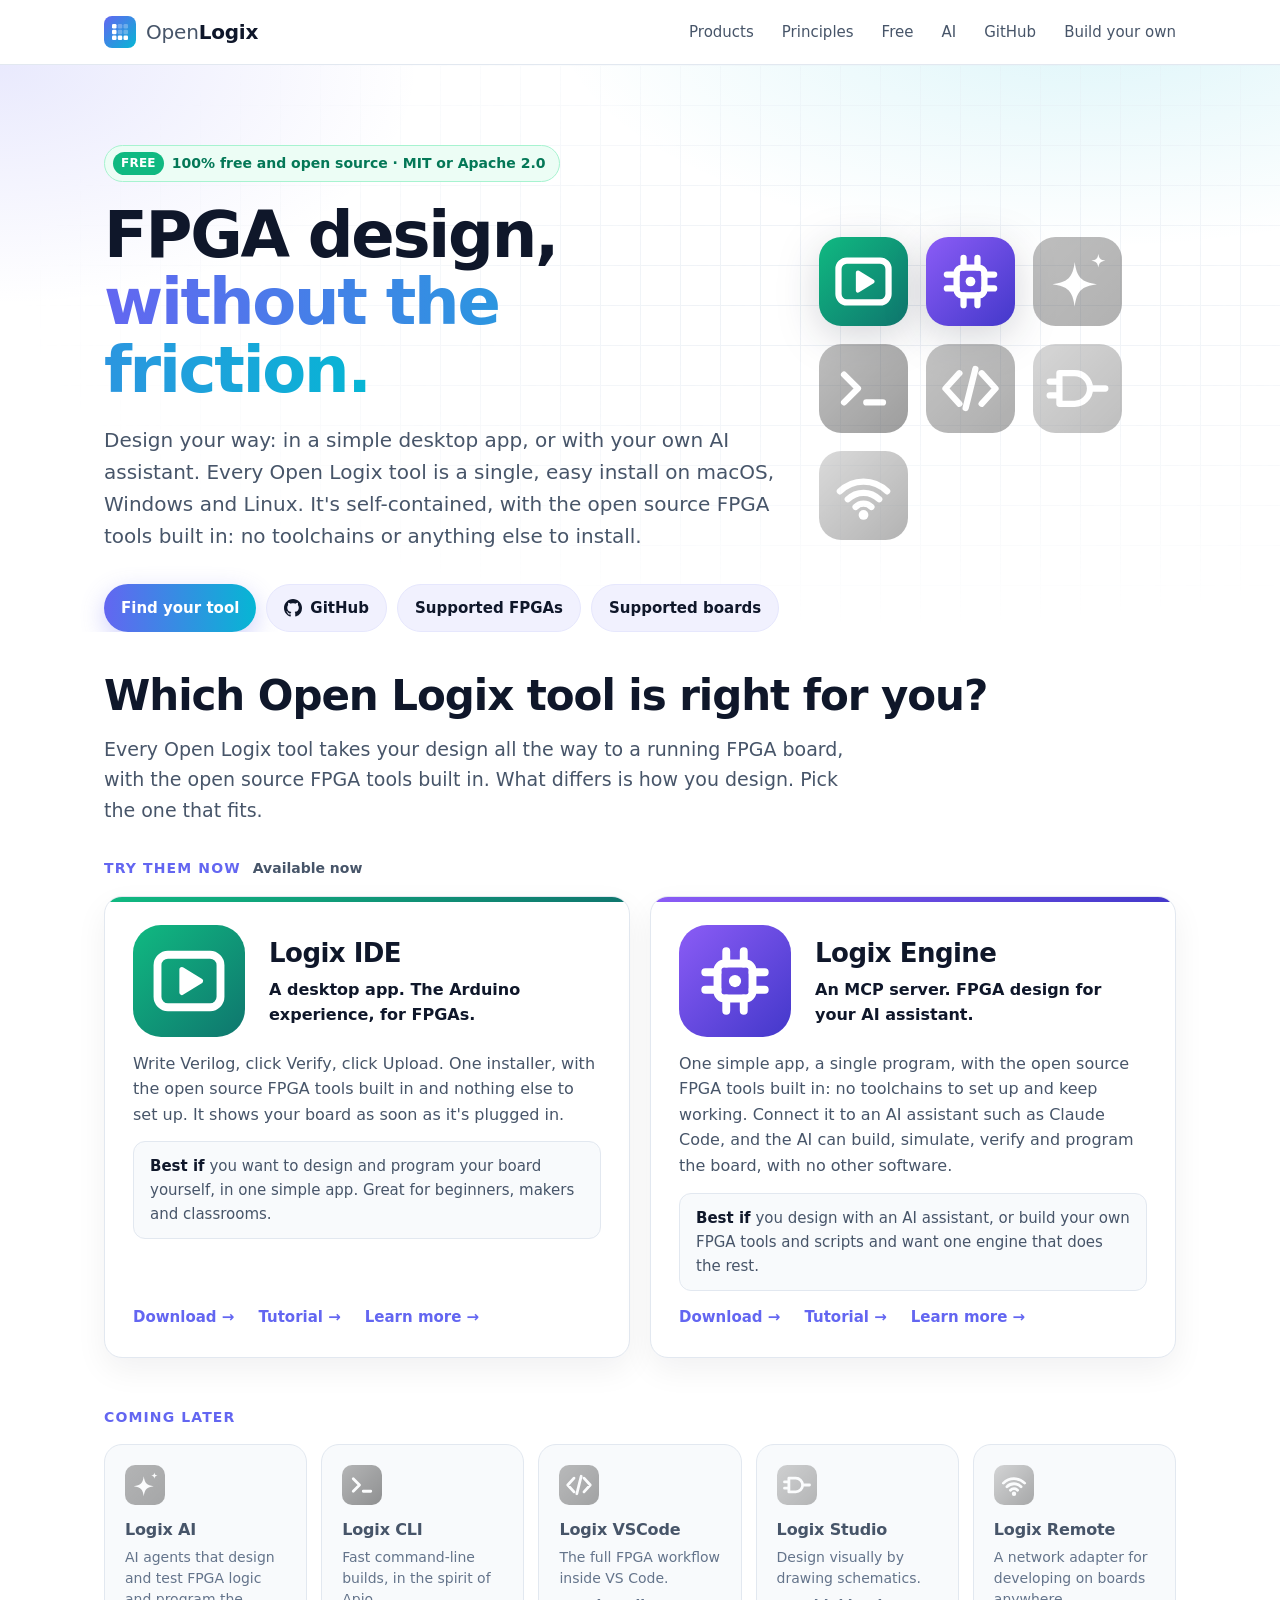
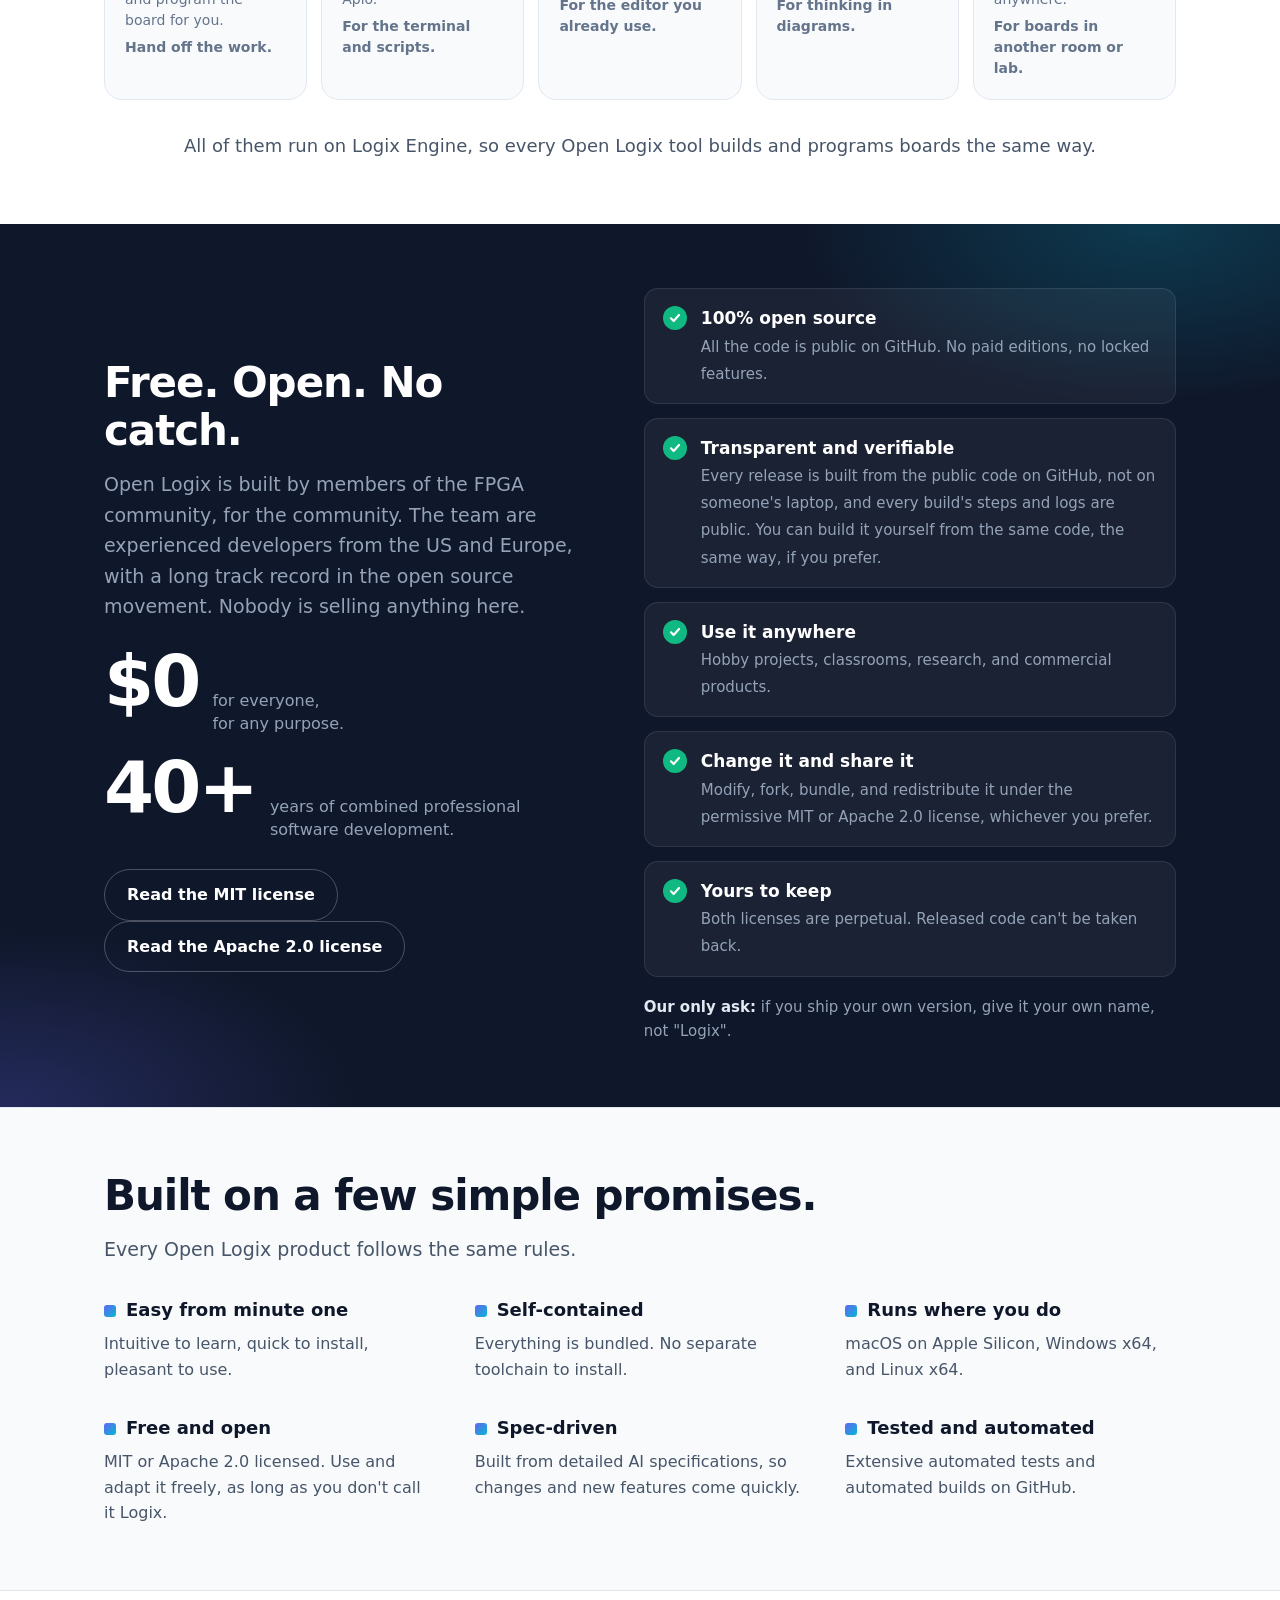
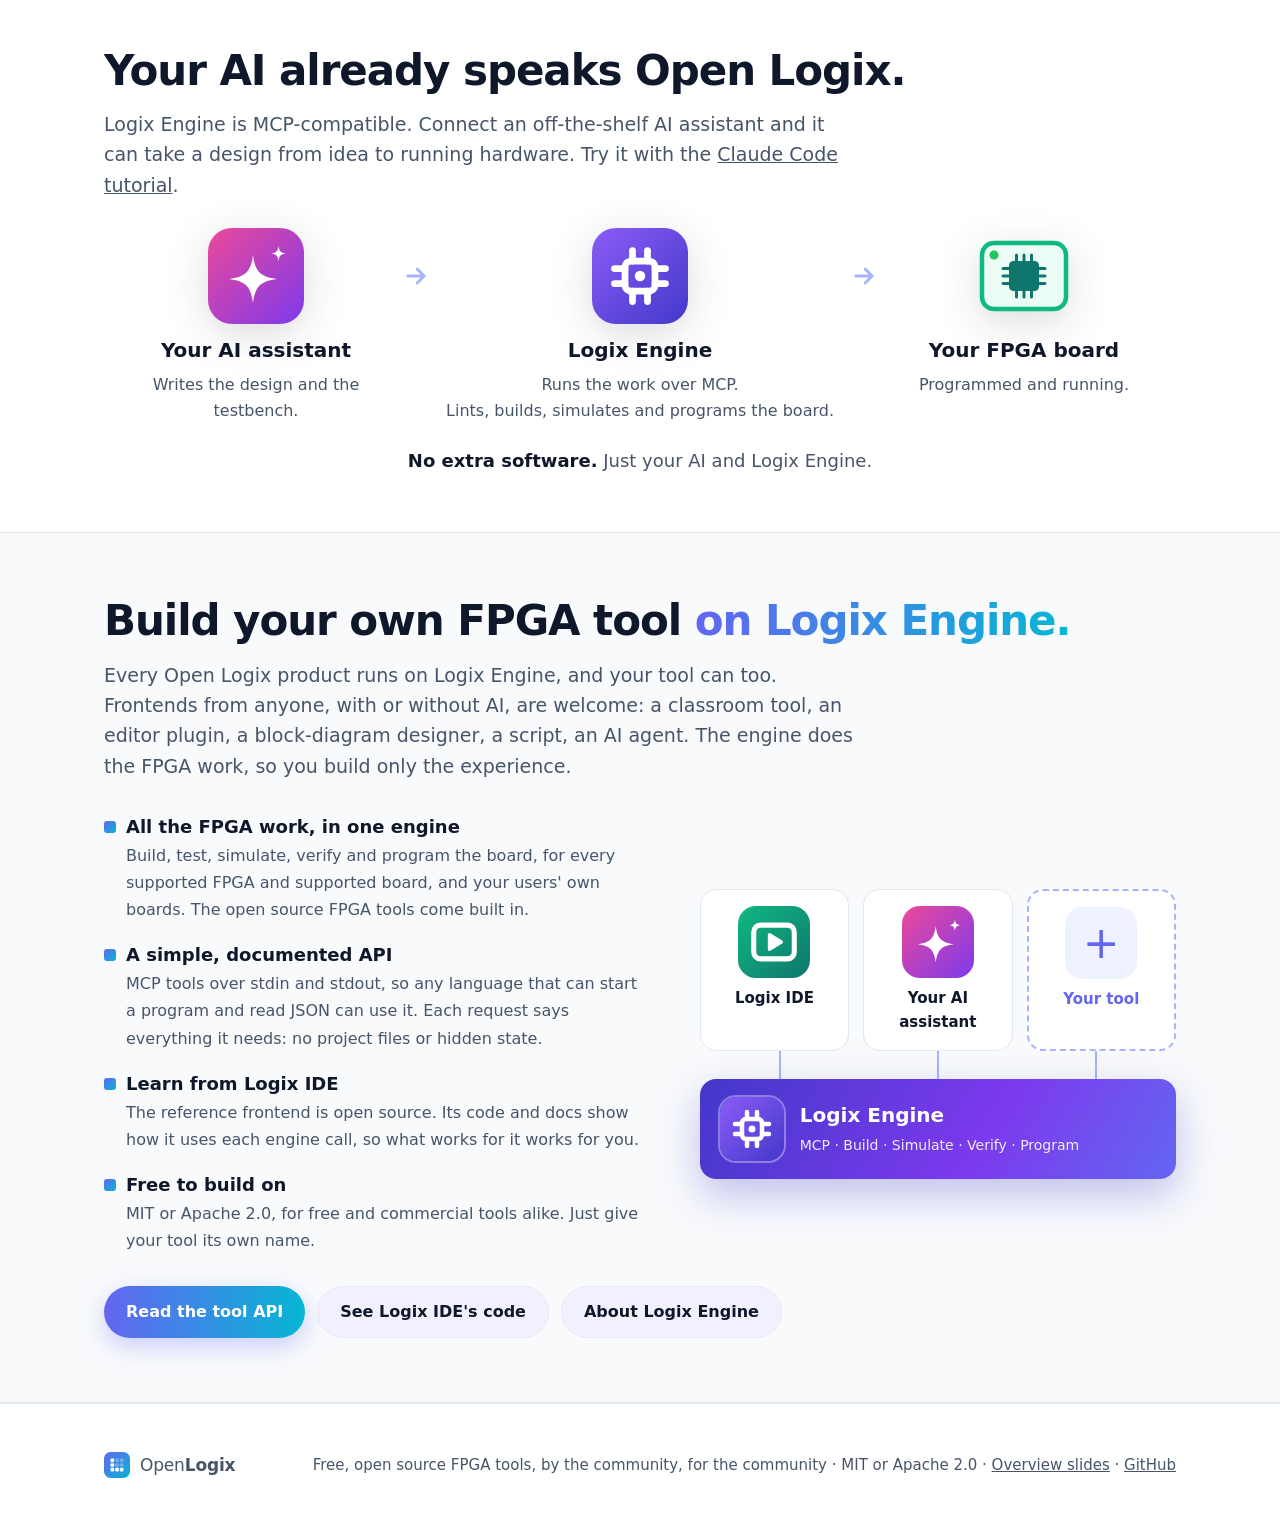
<file: docs/index.html>
<!DOCTYPE html>
<html lang="en">
<head>
<meta charset="utf-8">
<meta name="viewport" content="width=device-width, initial-scale=1">
<title>Open Logix: Open source tools for FPGA design</title>
<meta name="description" content="Open Logix makes easy, self-contained, open source tools for FPGA design. Design in a desktop app or with your AI assistant: Logix IDE and Logix Engine, with more ways to work on the way.">
<meta property="og:title" content="Open Logix">
<meta property="og:description" content="Open source tools for FPGA design. No toolchain hassle.">
<link rel="icon" href="brand/logo.svg" type="image/svg+xml">
<link rel="stylesheet" href="assets/site.css?v=8">
</head>
<body id="top">

<header>
  <div class="wrap">
    <a class="brand" href="#top"><img src="brand/logo.svg" alt=""><span><span class="open">Open</span><span class="logix">Logix</span></span></a>
    <nav>
      <a href="#products">Products</a>
      <a href="#principles">Principles</a>
      <a href="#free">Free</a>
      <a href="#ai">AI</a>
      <a class="gh" href="https://github.com/openlogix">GitHub</a>
      <a href="#build">Build your own</a>
    </nav>
  </div>
</header>

<main>

  <div class="hero home-hero">
    <div class="wrap">
      <div>
        <p class="badge"><b>FREE</b> 100% free and open source · MIT or Apache&nbsp;2.0</p>
        <h1>FPGA design,<br><span class="grad-text">without the friction.</span></h1>
        <p class="lead">Design your way: in a simple desktop app, or with your own AI assistant. Every Open Logix tool is a single, easy install on macOS, Windows and Linux. It&#x27;s self-contained, with the open source FPGA tools built in: no toolchains or anything else to install.</p>
        <div class="cta">
          <a class="btn btn-primary" href="#products">Find your tool</a>
          <a class="btn btn-ghost" href="https://github.com/openlogix">
            <svg viewBox="0 0 16 16" fill="currentColor" aria-hidden="true"><path d="M8 0C3.58 0 0 3.58 0 8c0 3.54 2.29 6.53 5.47 7.59.4.07.55-.17.55-.38 0-.19-.01-.82-.01-1.49-2.01.37-2.53-.49-2.69-.94-.09-.23-.48-.94-.82-1.13-.28-.15-.68-.52-.01-.53.63-.01 1.08.58 1.23.82.72 1.21 1.87.87 2.33.66.07-.52.28-.87.51-1.07-1.78-.2-3.64-.89-3.64-3.95 0-.87.31-1.59.82-2.15-.08-.2-.36-1.02.08-2.12 0 0 .67-.21 2.2.82.64-.18 1.32-.27 2-.27.68 0 1.36.09 2 .27 1.53-1.04 2.2-.82 2.2-.82.44 1.1.16 1.92.08 2.12.51.56.82 1.27.82 2.15 0 3.07-1.87 3.75-3.65 3.95.29.25.54.73.54 1.48 0 1.07-.01 1.93-.01 2.2 0 .21.15.46.55.38A8.013 8.013 0 0016 8c0-4.42-3.58-8-8-8z"/></svg>
            GitHub
          </a>
          <a class="btn btn-ghost" href="https://www.openlogix.org/logix-catalog/fpgas/" title="The FPGAs Open Logix tools build for: every FPGA the open source tools support, in the iCE40, ECP5, GW1N, GW2A, GW5A, Artix-7, Spartan-7 and Zynq-7000 families.">Supported FPGAs</a>
          <a class="btn btn-ghost" href="https://www.openlogix.org/logix-catalog/boards/" title="Popular FPGA boards, ready to use in Open Logix tools. Yours isn't listed? Add your own board in one file.">Supported boards</a>
        </div>
      </div>
      <div class="lineup">
        <a href="ide/" title="Logix IDE: a desktop app with the Arduino experience, for FPGAs. Write Verilog, click Upload, see it run. Available now."><img src="brand/ide.svg" alt="Logix IDE"></a>
        <a href="engine/" title="Logix Engine: one simple app, a single program, that your AI assistant uses over MCP to build, simulate and program the board. The open source FPGA tools come built in. Available now."><img src="brand/engine.svg" alt="Logix Engine"></a>
        <span class="later" title="Logix AI: AI agents that design and test FPGA logic and program the board for you. Coming later."><img src="brand/ai.svg" alt="Logix AI"></span>
        <span class="later" title="Logix CLI: fast FPGA builds from the command line and your scripts. Coming later."><img src="brand/cli.svg" alt="Logix CLI"></span>
        <span class="later" title="Logix VSCode: the full FPGA workflow inside VS Code. Coming later."><img src="brand/vscode.svg" alt="Logix VSCode"></span>
        <span class="later" title="Logix Studio: design visually by drawing schematics. Coming later."><img src="brand/studio.svg" alt="Logix Studio"></span>
        <span class="later" title="Logix Remote: develop on FPGA boards anywhere, over the network. Coming later."><img src="brand/remote.svg" alt="Logix Remote"></span>
      </div>
    </div>
  </div>

  <section id="products">
    <div class="wrap">
      <h2>Which Open Logix tool is right for you?</h2>
      <p class="sub">Every Open Logix tool takes your design all the way to a running FPGA board, with the open source FPGA tools built in. What differs is how you design. Pick the one that fits.</p>

      <h3 class="group">Try them now <span>Available now</span></h3>
      <div class="picks">
        <div class="pick" style="--product: #10b981; --product2: #0f766e">
          <div class="head"><img src="brand/ide.svg" alt="" title="Logix IDE: available now"><div><h3>Logix IDE</h3><p class="tag">A desktop app. The Arduino experience, for FPGAs.</p></div></div>
          <p>Write Verilog, click Verify, click Upload. One installer, with the open source FPGA tools built in and nothing else to set up. It shows your board as soon as it's plugged in.</p>
          <p class="for"><strong>Best if</strong> you want to design and program your board yourself, in one simple app. Great for beginners, makers and classrooms.</p>
          <p class="links"><a class="go" href="https://github.com/openlogix/logix-ide/releases/latest">Download →</a><a class="go" href="https://www.openlogix.org/logix-ide/tutorial/">Tutorial →</a><a class="more" href="ide/">Learn more →</a></p>
        </div>
        <div class="pick" style="--product: #8b5cf6; --product2: #4338ca">
          <div class="head"><img src="brand/engine.svg" alt="" title="Logix Engine: available now"><div><h3>Logix Engine</h3><p class="tag">An MCP server. FPGA design for your AI assistant.</p></div></div>
          <p>One simple app, a single program, with the open source FPGA tools built in: no toolchains to set up and keep working. Connect it to an AI assistant such as Claude Code, and the AI can build, simulate, verify and program the board, with no other software.</p>
          <p class="for"><strong>Best if</strong> you design with an AI assistant, or build your own FPGA tools and scripts and want one engine that does the rest.</p>
          <p class="links"><a class="go" href="https://github.com/openlogix/logix-engine/releases/latest">Download →</a><a class="go" href="https://www.openlogix.org/logix-engine/tutorial-claude-code/">Tutorial →</a><a class="more" href="engine/">Learn more →</a></p>
        </div>
      </div>

      <h3 class="group">Coming later</h3>
      <div class="later">
        <div class="card"><img src="brand/ai.svg" alt="" title="Logix AI: coming later"><div><h3>Logix AI</h3><p>AI agents that design and test FPGA logic and program the board for you.</p><p class="for">Hand off the work.</p></div></div>
        <div class="card"><img src="brand/cli.svg" alt="" title="Logix CLI: coming later"><div><h3>Logix CLI</h3><p>Fast command-line builds, in the spirit of Apio.</p><p class="for">For the terminal and scripts.</p></div></div>
        <div class="card"><img src="brand/vscode.svg" alt="" title="Logix VSCode: coming later"><div><h3>Logix VSCode</h3><p>The full FPGA workflow inside VS Code.</p><p class="for">For the editor you already use.</p></div></div>
        <div class="card"><img src="brand/studio.svg" alt="" title="Logix Studio: coming later"><div><h3>Logix Studio</h3><p>Design visually by drawing schematics.</p><p class="for">For thinking in diagrams.</p></div></div>
        <div class="card"><img src="brand/remote.svg" alt="" title="Logix Remote: coming later"><div><h3>Logix Remote</h3><p>A network adapter for developing on boards anywhere.</p><p class="for">For boards in another room or lab.</p></div></div>
      </div>

      <p class="note">All of them run on Logix Engine, so every Open Logix tool builds and programs boards the same way.</p>
    </div>
  </section>

  <section id="free" class="free">
    <div class="wrap">
      <div>
        <h2>Free. Open. No catch.</h2>
        <p class="sub">Open Logix is built by members of the FPGA community, for the community. The team are experienced developers from the US and Europe, with a long track record in the open source movement. Nobody is selling anything here.</p>
        <div class="stats">
          <div class="price"><span class="big">$0</span><span class="small">for everyone,<br>for any purpose.</span></div>
          <div class="price"><span class="big">40+</span><span class="small">years of combined professional<br>software development.</span></div>
        </div>
        <a class="btn btn-ghost" href="https://opensource.org/license/mit">Read the MIT license</a> <a class="btn btn-ghost" href="https://www.apache.org/licenses/LICENSE-2.0">Read the Apache 2.0 license</a>
      </div>
      <div>
        <ul class="checks">
          <li><div><strong>100% open source</strong><span>All the code is public on GitHub. No paid editions, no locked features.</span></div></li>
          <li><div><strong>Transparent and verifiable</strong><span>Every release is built from the public code on GitHub, not on someone's laptop, and every build's steps and logs are public. You can build it yourself from the same code, the same way, if you prefer.</span></div></li>
          <li><div><strong>Use it anywhere</strong><span>Hobby projects, classrooms, research, and commercial products.</span></div></li>
          <li><div><strong>Change it and share it</strong><span>Modify, fork, bundle, and redistribute it under the permissive MIT or Apache 2.0 license, whichever you prefer.</span></div></li>
          <li><div><strong>Yours to keep</strong><span>Both licenses are perpetual. Released code can't be taken back.</span></div></li>
        </ul>
        <p class="ask"><strong>Our only ask:</strong> if you ship your own version, give it your own name, not "Logix".</p>
      </div>
    </div>
  </section>

  <section id="principles" class="alt">
    <div class="wrap">
      <h2>Built on a few simple promises.</h2>
      <p class="sub">Every Open Logix product follows the same rules.</p>
      <div class="principles">
        <div class="principle"><h3>Easy from minute one</h3><p>Intuitive to learn, quick to install, pleasant to use.</p></div>
        <div class="principle"><h3>Self-contained</h3><p>Everything is bundled. No separate toolchain to install.</p></div>
        <div class="principle"><h3>Runs where you do</h3><p>macOS on Apple Silicon, Windows x64, and Linux x64.</p></div>
        <div class="principle"><h3>Free and open</h3><p>MIT or Apache 2.0 licensed. Use and adapt it freely, as long as you don't call it Logix.</p></div>
        <div class="principle"><h3>Spec-driven</h3><p>Built from detailed AI specifications, so changes and new features come quickly.</p></div>
        <div class="principle"><h3>Tested and automated</h3><p>Extensive automated tests and automated builds on GitHub.</p></div>
      </div>
    </div>
  </section>

  <section id="ai">
    <div class="wrap">
      <h2>Your AI already speaks Open Logix.</h2>
      <p class="sub">Logix Engine is MCP-compatible. Connect an off-the-shelf AI assistant and it can take a design from idea to running hardware. Try it with the <a href="https://www.openlogix.org/logix-engine/tutorial-claude-code/">Claude Code tutorial</a>.</p>

      <div class="flow">
        <div class="step">
          <img src="brand/ai.svg" alt="">
          <h3>Your AI assistant</h3>
          <p>Writes the design and the testbench.</p>
        </div>
        <div class="arrow" aria-hidden="true"><svg viewBox="0 0 24 24" fill="none" stroke="currentColor" stroke-width="2.5" stroke-linecap="round" stroke-linejoin="round"><path d="M5 12h14M13 6l6 6-6 6"/></svg></div>
        <div class="step">
          <img src="brand/engine.svg" alt="">
          <h3>Logix Engine</h3>
          <p>Runs the work over MCP.<br><span class="line">Lints, builds, simulates and programs the board.</span></p>
        </div>
        <div class="arrow" aria-hidden="true"><svg viewBox="0 0 24 24" fill="none" stroke="currentColor" stroke-width="2.5" stroke-linecap="round" stroke-linejoin="round"><path d="M5 12h14M13 6l6 6-6 6"/></svg></div>
        <div class="step">
          <svg class="board" viewBox="0 0 64 64" aria-hidden="true">
            <rect x="4" y="10" width="56" height="44" rx="8" fill="#ecfdf5" stroke="#10b981" stroke-width="3"/>
            <rect x="22" y="22" width="20" height="20" rx="3" fill="#0f766e"/>
            <path d="M27 18v4M32 18v4M37 18v4M27 42v4M32 42v4M37 42v4M18 27h4M18 32h4M18 37h4M42 27h4M42 32h4M42 37h4" stroke="#0f766e" stroke-width="2" stroke-linecap="round"/>
            <circle cx="12" cy="18" r="3" fill="#22c55e"/>
          </svg>
          <h3>Your FPGA board</h3>
          <p>Programmed and running.</p>
        </div>
      </div>
      <p class="note"><strong>No extra software.</strong> Just your AI and Logix Engine.</p>
    </div>
  </section>

  <section id="build" class="alt">
    <div class="wrap">
      <h2>Build your own FPGA tool <span class="grad-text">on Logix Engine.</span></h2>
      <p class="sub">Every Open Logix product runs on Logix Engine, and your tool can too. Frontends from anyone, with or without AI, are welcome: a classroom tool, an editor plugin, a block-diagram designer, a script, an AI agent. The engine does the FPGA work, so you build only the experience.</p>
      <div class="build">
        <ul class="points">
          <li><strong>All the FPGA work, in one engine</strong><span>Build, test, simulate, verify and program the board, for every supported FPGA and supported board, and your users' own boards. The open source FPGA tools come built in.</span></li>
          <li><strong>A simple, documented API</strong><span>MCP tools over stdin and stdout, so any language that can start a program and read JSON can use it. Each request says everything it needs: no project files or hidden state.</span></li>
          <li><strong>Learn from Logix IDE</strong><span>The reference frontend is open source. Its code and docs show how it uses each engine call, so what works for it works for you.</span></li>
          <li><strong>Free to build on</strong><span>MIT or Apache 2.0, for free and commercial tools alike. Just give your tool its own name.</span></li>
        </ul>
        <div class="stack" aria-hidden="true">
          <div class="tops">
            <div><img src="brand/ide.svg" alt=""><span>Logix IDE</span></div>
            <div><img src="brand/ai.svg" alt=""><span>Your AI assistant</span></div>
            <div class="yours"><b>+</b><span>Your tool</span></div>
          </div>
          <div class="link"></div>
          <div class="base"><img src="brand/engine.svg" alt=""><div><strong>Logix Engine</strong><span>MCP · Build · Simulate · Verify · Program</span></div></div>
        </div>
      </div>
      <div class="cta">
        <a class="btn btn-primary" href="https://www.openlogix.org/logix-engine/tool-api/">Read the tool API</a>
        <a class="btn btn-ghost" href="https://github.com/openlogix/logix-ide">See Logix IDE's code</a>
        <a class="btn btn-ghost" href="engine/">About Logix Engine</a>
      </div>
    </div>
  </section>

</main>

<footer>
  <div class="wrap">
    <a class="brand" href="#top"><img src="brand/logo.svg" alt=""><span><span class="open">Open</span><span class="logix">Logix</span></span></a>
    <span>Free, open source FPGA tools, by the community, for the community · MIT or Apache 2.0 · <a href="overview/">Overview slides</a> · <a href="https://github.com/openlogix">GitHub</a></span>
  </div>
</footer>

</body>
</html>
</file>
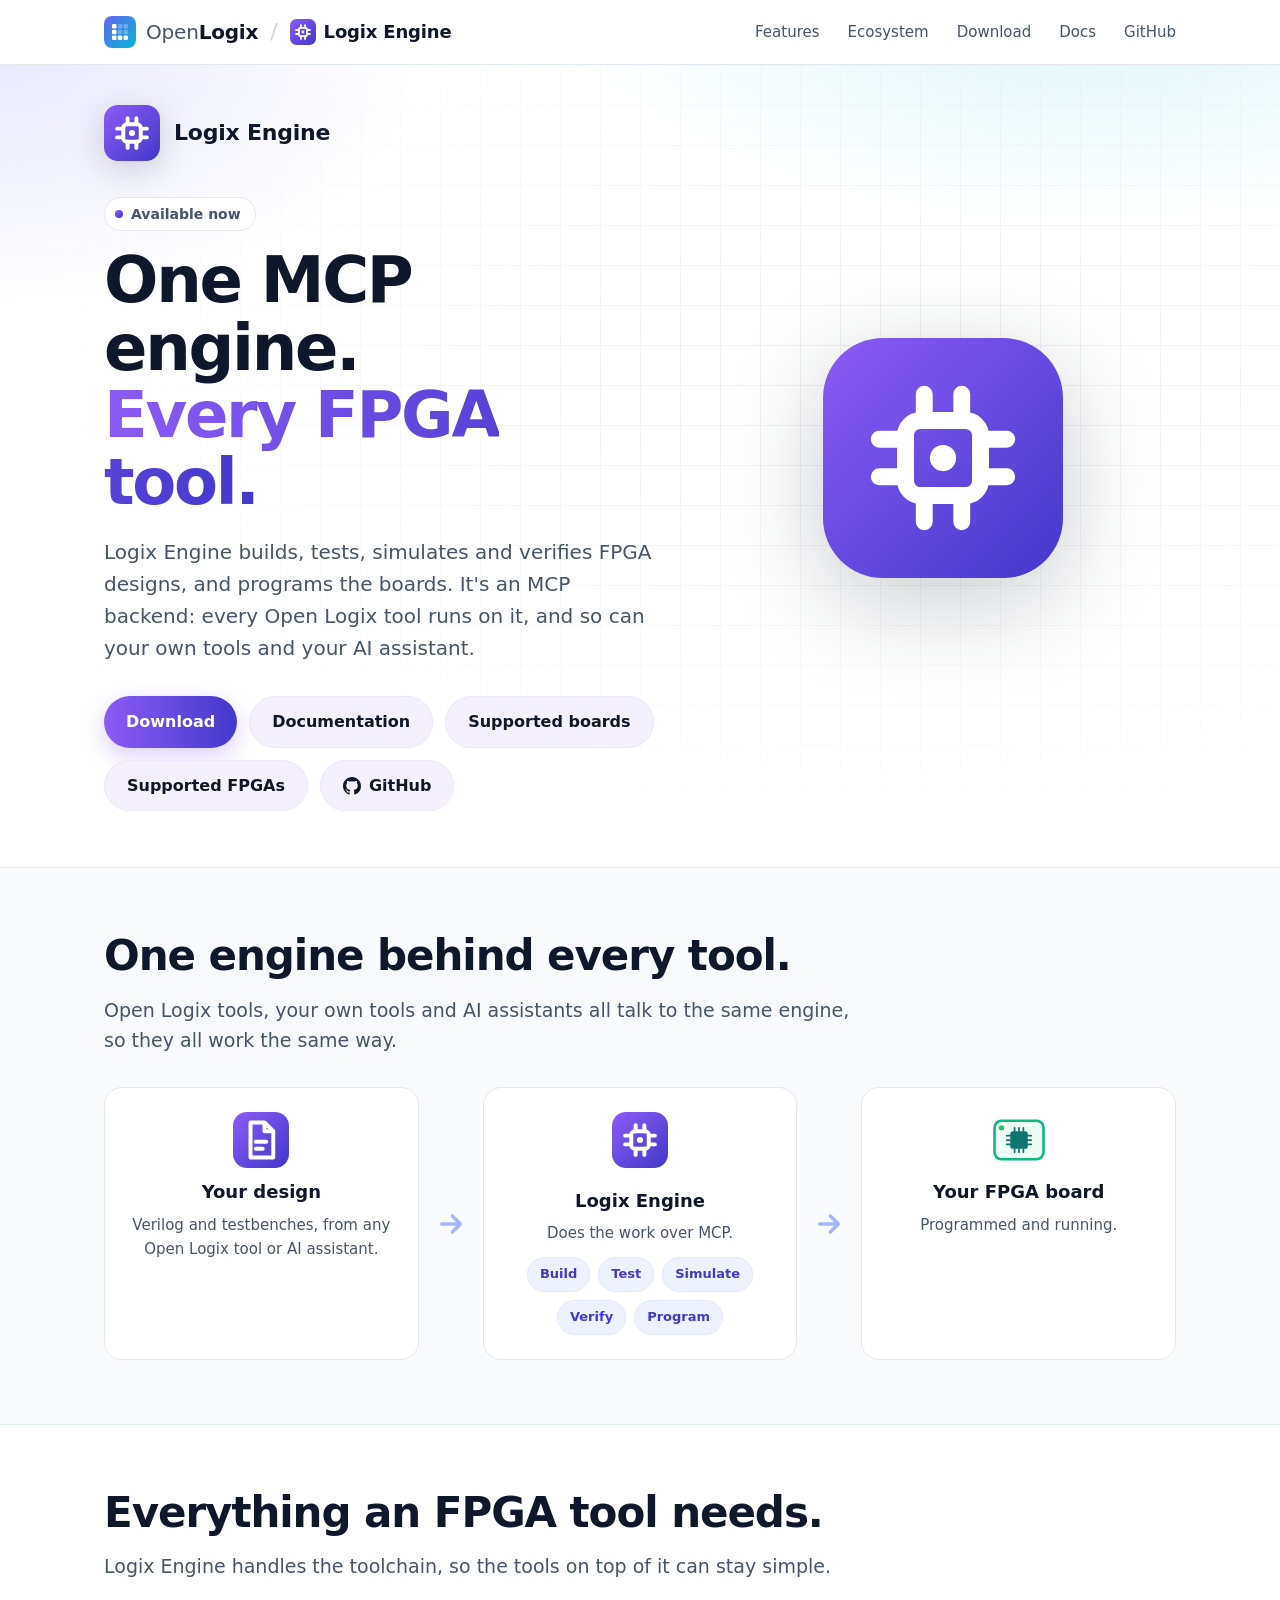
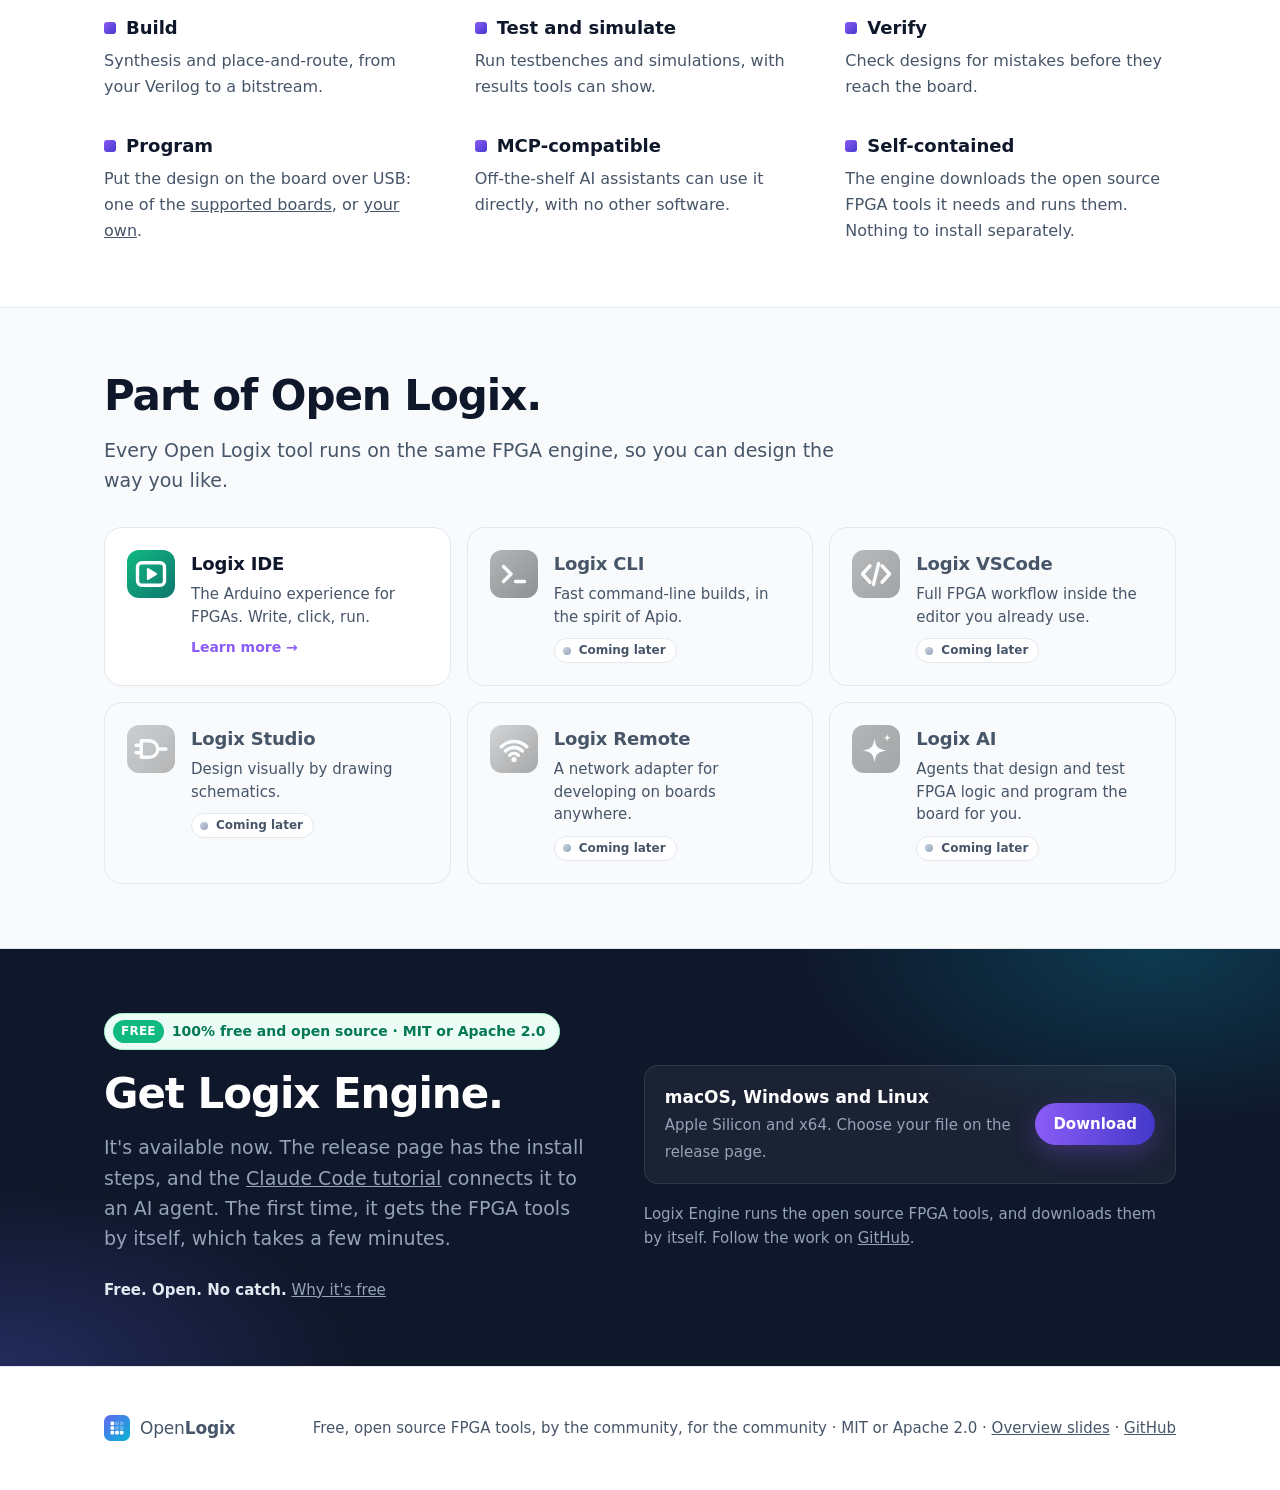
<file: docs/engine/index.html>
<!DOCTYPE html>
<html lang="en">
<head>
<meta charset="utf-8">
<meta name="viewport" content="width=device-width, initial-scale=1">
<title>Logix Engine: One open engine to build and test FPGA designs and program boards | Open Logix</title>
<meta name="description" content="Logix Engine: One open engine to build and test FPGA designs and program boards. Free and open source, from Open Logix. Available now.">
<meta property="og:title" content="Logix Engine">
<meta property="og:description" content="One open engine to build and test FPGA designs and program boards. Free and open source.">
<link rel="icon" href="../brand/engine.svg" type="image/svg+xml">
<link rel="stylesheet" href="../assets/site.css?v=8">
</head>
<body id="top" class="product-page" style="--product: #8b5cf6; --product2: #4338ca">

<header>
  <div class="wrap">
    <div class="where">
      <a class="brand" href="../"><img src="../brand/logo.svg" alt=""><span><span class="open">Open</span><span class="logix">Logix</span></span></a>
      <span class="sep" aria-hidden="true">/</span>
      <a class="crumb" href="#top"><img src="../brand/engine.svg" alt="">Logix Engine</a>
    </div>
    <nav>
      <a href="#features">Features</a>
      <a href="#family">Ecosystem</a>
      <a href="#download">Download</a>
      <a href="https://www.openlogix.org/logix-engine/">Docs</a>
      <a class="gh" href="https://github.com/openlogix/logix-engine">GitHub</a>
    </nav>
  </div>
</header>

<main>

  <div class="hero">
    <div class="wrap">
      <div>
        <p class="product-name"><img src="../brand/engine.svg" alt="">Logix Engine</p>
        <p class="when">Available now</p>
        <h1>One MCP engine.<br><span class="grad-text">Every FPGA tool.</span></h1>
        <p class="lead">Logix Engine builds, tests, simulates and verifies FPGA designs, and programs the boards. It&#x27;s an MCP backend: every Open Logix tool runs on it, and so can your own tools and your AI assistant.</p>
        <div class="cta">
          <a class="btn btn-primary" href="https://github.com/openlogix/logix-engine/releases/latest">Download</a>
          <a class="btn btn-ghost" href="https://www.openlogix.org/logix-engine/">Documentation</a>
          <a class="btn btn-ghost" href="https://www.openlogix.org/logix-catalog/boards/" title="Popular FPGA boards, ready to use in Open Logix tools. Yours isn't listed? Add your own board in one file.">Supported boards</a>
          <a class="btn btn-ghost" href="https://www.openlogix.org/logix-catalog/fpgas/" title="The FPGAs Open Logix tools build for: every FPGA the open source tools support, in the iCE40, ECP5, GW1N, GW2A, GW5A, Artix-7, Spartan-7 and Zynq-7000 families.">Supported FPGAs</a>
          <a class="btn btn-ghost" href="https://github.com/openlogix/logix-engine">
            <svg viewBox="0 0 16 16" fill="currentColor" aria-hidden="true"><path d="M8 0C3.58 0 0 3.58 0 8c0 3.54 2.29 6.53 5.47 7.59.4.07.55-.17.55-.38 0-.19-.01-.82-.01-1.49-2.01.37-2.53-.49-2.69-.94-.09-.23-.48-.94-.82-1.13-.28-.15-.68-.52-.01-.53.63-.01 1.08.58 1.23.82.72 1.21 1.87.87 2.33.66.07-.52.28-.87.51-1.07-1.78-.2-3.64-.89-3.64-3.95 0-.87.31-1.59.82-2.15-.08-.2-.36-1.02.08-2.12 0 0 .67-.21 2.2.82.64-.18 1.32-.27 2-.27.68 0 1.36.09 2 .27 1.53-1.04 2.2-.82 2.2-.82.44 1.1.16 1.92.08 2.12.51.56.82 1.27.82 2.15 0 3.07-1.87 3.75-3.65 3.95.29.25.54.73.54 1.48 0 1.07-.01 1.93-.01 2.2 0 .21.15.46.55.38A8.013 8.013 0 0016 8c0-4.42-3.58-8-8-8z"/></svg>
            GitHub
          </a>
        </div>
      </div>
      <img class="hero-icon" src="../brand/engine.svg" alt="">
    </div>
  </div>

  <section id="how" class="alt">
    <div class="wrap">
      <h2>One engine behind every tool.</h2>
      <p class="sub">Open Logix tools, your own tools and AI assistants all talk to the same engine, so they all work the same way.</p>

      <div class="flow">
        <div class="step">
          <svg class="board" viewBox="0 0 64 64" aria-hidden="true"><defs><linearGradient id="s1" x1="0" y1="0" x2="1" y2="1"><stop offset="0" stop-color="#8B5CF6"/><stop offset="1" stop-color="#4338CA"/></linearGradient></defs><rect width="64" height="64" rx="16" fill="url(#s1)"/><g fill="none" stroke="#fff" stroke-width="4.5" stroke-linecap="round" stroke-linejoin="round"><path d="M20 12h16l10 10v30H20Z M36 12v10h10 M26 34h12 M26 42h8"/></g></svg>
          <h3>Your design</h3>
          <p>Verilog and testbenches, from any Open Logix tool or AI assistant.</p>
        </div>
        <div class="arrow" aria-hidden="true"><svg viewBox="0 0 24 24" fill="none" stroke="currentColor" stroke-width="2.5" stroke-linecap="round" stroke-linejoin="round"><path d="M5 12h14M13 6l6 6-6 6"/></svg></div>
        <div class="step">
          <img src="../brand/engine.svg" alt="">
          <h3>Logix Engine</h3>
          <p style="margin-bottom:12px">Does the work over MCP.</p>
          <div class="chips"><span class="chip">Build</span><span class="chip">Test</span><span class="chip">Simulate</span><span class="chip">Verify</span><span class="chip">Program</span></div>
        </div>
        <div class="arrow" aria-hidden="true"><svg viewBox="0 0 24 24" fill="none" stroke="currentColor" stroke-width="2.5" stroke-linecap="round" stroke-linejoin="round"><path d="M5 12h14M13 6l6 6-6 6"/></svg></div>
        <div class="step">
          <svg class="board" viewBox="0 0 64 64" aria-hidden="true">
            <rect x="4" y="10" width="56" height="44" rx="8" fill="#ecfdf5" stroke="#10b981" stroke-width="3"/>
            <rect x="22" y="22" width="20" height="20" rx="3" fill="#0f766e"/>
            <path d="M27 18v4M32 18v4M37 18v4M27 42v4M32 42v4M37 42v4M18 27h4M18 32h4M18 37h4M42 27h4M42 32h4M42 37h4" stroke="#0f766e" stroke-width="2" stroke-linecap="round"/>
            <circle cx="12" cy="18" r="3" fill="#22c55e"/>
          </svg>
          <h3>Your FPGA board</h3>
          <p>Programmed and running.</p>
        </div>
      </div>
    </div>
  </section>

  <section id="features">
    <div class="wrap">
      <h2>Everything an FPGA tool needs.</h2>
      <p class="sub">Logix Engine handles the toolchain, so the tools on top of it can stay simple.</p>
      <div class="principles">
        <div class="principle"><h3>Build</h3><p>Synthesis and place-and-route, from your Verilog to a bitstream.</p></div>
        <div class="principle"><h3>Test and simulate</h3><p>Run testbenches and simulations, with results tools can show.</p></div>
        <div class="principle"><h3>Verify</h3><p>Check designs for mistakes before they reach the board.</p></div>
        <div class="principle"><h3>Program</h3><p>Put the design on the board over USB: one of the <a href="https://www.openlogix.org/logix-catalog/boards/">supported boards</a>, or <a href="https://www.openlogix.org/logix-engine/custom-boards/">your own</a>.</p></div>
        <div class="principle"><h3>MCP-compatible</h3><p>Off-the-shelf AI assistants can use it directly, with no other software.</p></div>
        <div class="principle"><h3>Self-contained</h3><p>The engine downloads the open source FPGA tools it needs and runs them. Nothing to install separately.</p></div>
      </div>
    </div>
  </section>

  <section id="family" class="alt">
    <div class="wrap">
      <h2>Part of Open Logix.</h2>
      <p class="sub">Every Open Logix tool runs on the same FPGA engine, so you can design the way you like.</p>
      <div class="apps">
        <a class="card" href="../ide/"><img src="../brand/ide.svg" alt=""><div><h3>Logix IDE</h3><p>The Arduino experience for FPGAs. Write, click, run.</p><span class="more">Learn more →</span></div></a>
        <div class="card muted"><img src="../brand/cli.svg" alt="" title="Logix CLI: coming later"><div><h3>Logix CLI</h3><p>Fast command-line builds, in the spirit of Apio.</p><span class="when">Coming later</span></div></div>
        <div class="card muted"><img src="../brand/vscode.svg" alt="" title="Logix VSCode: coming later"><div><h3>Logix VSCode</h3><p>Full FPGA workflow inside the editor you already use.</p><span class="when">Coming later</span></div></div>
        <div class="card muted"><img src="../brand/studio.svg" alt="" title="Logix Studio: coming later"><div><h3>Logix Studio</h3><p>Design visually by drawing schematics.</p><span class="when">Coming later</span></div></div>
        <div class="card muted"><img src="../brand/remote.svg" alt="" title="Logix Remote: coming later"><div><h3>Logix Remote</h3><p>A network adapter for developing on boards anywhere.</p><span class="when">Coming later</span></div></div>
        <div class="card muted"><img src="../brand/ai.svg" alt="" title="Logix AI: coming later"><div><h3>Logix AI</h3><p>Agents that design and test FPGA logic and program the board for you.</p><span class="when">Coming later</span></div></div>
      </div>
    </div>
  </section>

  <section id="download" class="free">
    <div class="wrap">
      <div>
        <p class="badge"><b>FREE</b> 100% free and open source · MIT or Apache&nbsp;2.0</p>
        <h2>Get Logix Engine.</h2>
        <p class="sub">It's available now. The release page has the install steps, and the <a href="https://www.openlogix.org/logix-engine/tutorial-claude-code/">Claude Code tutorial</a> connects it to an AI agent. The first time, it gets the FPGA tools by itself, which takes a few minutes.</p>
        <p class="ask"><strong>Free. Open. No catch.</strong> <a href="../#free">Why it's free</a></p>
      </div>
      <div>
        <ul class="platforms">
          <li><div class="os"><strong>macOS, Windows and Linux</strong><span>Apple Silicon and x64. Choose your file on the release page.</span></div><a class="btn btn-primary" href="https://github.com/openlogix/logix-engine/releases/latest">Download</a></li>
        </ul>
        <p class="ask">Logix Engine runs the open source FPGA tools, and downloads them by itself. Follow the work on <a href="https://github.com/openlogix/logix-engine">GitHub</a>.</p>
      </div>
    </div>
  </section>

</main>

<footer>
  <div class="wrap">
    <a class="brand" href="../"><img src="../brand/logo.svg" alt=""><span><span class="open">Open</span><span class="logix">Logix</span></span></a>
    <span>Free, open source FPGA tools, by the community, for the community · MIT or Apache 2.0 · <a href="../overview/">Overview slides</a> · <a href="https://github.com/openlogix">GitHub</a></span>
  </div>
</footer>

</body>
</html>
</file>
<file: docs/assets/site.css>
/* Open Logix site styles, shared by the home page and the product pages. */
:root {
  --ink: #0f172a;
  --muted: #475569;
  --line: #e2e8f0;
  --bg: #ffffff;
  --soft: #f8fafc;
  --brand: #6366f1;
  --brand2: #06b6d4;
  --radius: 18px;
}
* { box-sizing: border-box; }
html { scroll-behavior: smooth; }
body {
  margin: 0;
  font: 17px/1.6 ui-sans-serif, system-ui, -apple-system, "Segoe UI", Roboto, "Helvetica Neue", Arial, sans-serif;
  color: var(--ink);
  background: var(--bg);
  -webkit-font-smoothing: antialiased;
}
a { color: inherit; }
.wrap { max-width: 1120px; margin: 0 auto; padding: 0 24px; }
.grad-text {
  background: linear-gradient(90deg, var(--brand), var(--brand2));
  -webkit-background-clip: text; background-clip: text; color: transparent;
}

/* Header */
header {
  position: sticky; top: 0; z-index: 10;
  background: rgba(255,255,255,.85);
  backdrop-filter: saturate(180%) blur(12px);
  border-bottom: 1px solid var(--line);
}
header .wrap { display: flex; align-items: center; justify-content: space-between; height: 64px; }
.brand { display: flex; align-items: center; gap: 10px; text-decoration: none; font-size: 20px; letter-spacing: -.01em; }
.brand img { width: 32px; height: 32px; }
.brand .open { font-weight: 400; color: var(--muted); }
.brand .logix { font-weight: 800; }
/* Product pages: the product's own colors (its icon's gradient, --product and --product2 on <body>) for every brand accent: the headline's gradient and the buttons */
.product-page { --brand: var(--product); --brand2: var(--product2); }
/* Product pages: the product next to the org's brand, so the sticky header says where you are */
.where { display: flex; align-items: center; gap: 12px; min-width: 0; }
.where .sep { color: #cbd5e1; font-size: 22px; font-weight: 300; }
.crumb { display: flex; align-items: center; gap: 8px; text-decoration: none; color: var(--ink); font-size: 18px; font-weight: 700; letter-spacing: -.01em; white-space: nowrap; }
.crumb img { width: 26px; height: 26px; }
nav { display: flex; gap: 28px; font-size: 15px; }
nav a { text-decoration: none; color: var(--muted); }
nav a:hover { color: var(--ink); }

/* Hero */
.hero {
  position: relative; overflow: hidden;
  padding: 80px 0 56px;
  background:
    radial-gradient(900px 400px at 85% -10%, rgba(6,182,212,.14), transparent 60%),
    radial-gradient(700px 400px at 0% 0%, rgba(99,102,241,.14), transparent 60%);
}
.hero::before {
  content: ""; position: absolute; inset: 0; pointer-events: none;
  background-image:
    linear-gradient(var(--line) 1px, transparent 1px),
    linear-gradient(90deg, var(--line) 1px, transparent 1px);
  background-size: 40px 40px;
  mask-image: radial-gradient(ellipse at 70% 40%, #000 0%, transparent 70%);
  -webkit-mask-image: radial-gradient(ellipse at 70% 40%, #000 0%, transparent 70%);
  opacity: .7;
}
.hero .wrap { position: relative; display: grid; grid-template-columns: 1.2fr 1fr; gap: 48px; align-items: center; }
.eyebrow { font-size: 14px; font-weight: 600; letter-spacing: .08em; text-transform: uppercase; color: var(--brand); margin: 0 0 16px; }
h1 { font-size: clamp(40px, 6vw, 64px); line-height: 1.05; letter-spacing: -.035em; margin: 0 0 20px; }
.lead { font-size: 20px; color: var(--muted); max-width: 34em; margin: 0 0 32px; }
.cta { display: flex; gap: 12px; flex-wrap: wrap; }
.btn {
  display: inline-flex; align-items: center; gap: 8px;
  padding: 12px 22px; border-radius: 999px; font-weight: 600; font-size: 16px;
  text-decoration: none; transition: transform .15s, box-shadow .15s;
}
.btn:hover { transform: translateY(-1px); }
.btn-primary { color: #fff; background: linear-gradient(90deg, var(--brand), var(--brand2)); box-shadow: 0 8px 24px color-mix(in srgb, var(--brand) 30%, transparent); }
.btn-ghost { border: 1px solid color-mix(in srgb, var(--brand) 16%, #fff); background: color-mix(in srgb, var(--brand) 9%, #fff); }
.btn-ghost:hover { background: color-mix(in srgb, var(--brand) 16%, #fff); }
.btn svg { width: 18px; height: 18px; }

/* Home page hero: every product's icon, the same size, linking to its page; the ones coming later are gray until they're available */
.lineup { display: flex; flex-wrap: wrap; justify-content: flex-start; gap: 20px; max-width: 460px; justify-self: center; }
.lineup > a, .lineup > span { display: block; width: 96px; }
.lineup img { display: block; width: 100%; aspect-ratio: 1; filter: drop-shadow(0 10px 20px rgba(15,23,42,.18)); transition: transform .2s, filter .2s, opacity .2s; }
/* The hero ends with its buttons; the products section follows closely */
.home-hero { padding-bottom: 0; }
/* Four buttons in one row under the text, and the icons beside it, left-aligned */
.home-hero .wrap { grid-template-columns: 1fr auto; gap: 40px; }
.home-hero .cta { gap: 10px; flex-wrap: nowrap; }
.home-hero .cta .btn { padding: 11px 17px; font-size: 15px; white-space: nowrap; }
.home-hero .lineup { max-width: 412px; gap: 18px; }
.home-hero .lineup > a, .home-hero .lineup > span { width: 89px; }
#products { padding-top: 40px; }
.lineup .later img { filter: grayscale(1); opacity: .45; }
.lineup > a:hover img, .lineup > span:hover img { transform: translateY(-4px) rotate(-2deg); filter: drop-shadow(0 10px 20px rgba(15,23,42,.18)); opacity: 1; }

/* Sections */
section { padding: 64px 0; }
.alt { background: var(--soft); border-top: 1px solid var(--line); border-bottom: 1px solid var(--line); }
h2 { font-size: clamp(30px, 4vw, 42px); line-height: 1.15; letter-spacing: -.025em; margin: 0 0 14px; }
.sub { color: var(--muted); font-size: 19px; max-width: 40em; margin: 0 0 32px; }

/* Ecosystem */
.apps { display: grid; grid-template-columns: repeat(3, 1fr); gap: 16px; }
.card {
  background: #fff; border: 1px solid var(--line); border-radius: var(--radius);
  padding: 22px; display: flex; gap: 16px; align-items: flex-start;
  transition: box-shadow .2s, transform .2s;
}
.card:hover { box-shadow: 0 12px 32px rgba(15,23,42,.08); transform: translateY(-2px); }
.card img { width: 48px; height: 48px; flex: none; }
.card h3 { margin: 0 0 4px; font-size: 18px; letter-spacing: -.01em; }
.card p { margin: 0; color: var(--muted); font-size: 15px; line-height: 1.5; }
.chips { display: flex; flex-wrap: wrap; gap: 8px; }
.chip { font-size: 14px; font-weight: 600; padding: 6px 12px; border-radius: 999px; background: rgba(255,255,255,.16); border: 1px solid rgba(255,255,255,.25); }

/* Principles */
.principles { display: grid; grid-template-columns: repeat(3, 1fr); gap: 32px 40px; }
.principle h3 { display: flex; align-items: center; gap: 10px; margin: 0 0 6px; font-size: 18px; }
.principle h3::before {
  content: ""; width: 12px; height: 12px; border-radius: 3px; flex: none;
  background: linear-gradient(135deg, var(--brand), var(--brand2));
}
.principle p { margin: 0; color: var(--muted); font-size: 16px; }

/* AI flow */
.flow { display: grid; grid-template-columns: 1fr auto 1fr auto 1fr; gap: 16px; align-items: stretch; }
.step {
  border: 1px solid var(--line); border-radius: var(--radius); background: #fff;
  padding: 24px; text-align: center;
}
.step img { width: 56px; height: 56px; margin-bottom: 10px; }
.step h3 { margin: 0 0 6px; font-size: 18px; }
.step p { margin: 0; color: var(--muted); font-size: 15px; }
.step .chips { justify-content: center; }
.step .chip { background: #eef2ff; border-color: #e0e7ff; color: #4338ca; font-size: 13px; }
.arrow { display: flex; align-items: center; justify-content: center; color: #a5b4fc; }
.arrow svg { width: 32px; height: 32px; }
.board { width: 56px; height: 56px; margin: 0 auto 10px; display: block; }
/* Home page AI flow: icons as large as the hero's, compact cards */
#ai { padding: 56px 0; }
#ai .flow { gap: 10px; max-width: 1040px; margin: 0 auto; }
#ai .sub { margin-bottom: 28px; }
#ai .note { margin-top: 24px; }
#ai .step { padding: 0 6px; border: 0; background: none; display: flex; flex-direction: column; align-items: center; }
#ai .step img, #ai .board { width: 96px; height: 96px; margin: 0 0 10px; filter: drop-shadow(0 10px 20px rgba(15,23,42,.15)); }
#ai .step h3 { font-size: 20px; }
#ai .step p { font-size: 16px; }
#ai .step .line { white-space: nowrap; }
@media (max-width: 1100px) { #ai .step .line { white-space: normal; } }
#ai .arrow svg { width: 28px; height: 28px; }
/* Arrows on the icons' center line: (96px icon - 28px arrow) / 2 */
#ai .arrow { align-items: flex-start; padding-top: 34px; }
@media (max-width: 900px) { #ai .arrow { align-items: center; padding-top: 0; } }
.note { text-align: center; margin: 32px 0 0; font-size: 18px; color: var(--muted); }
.note strong { color: var(--ink); }

/* Free */
.badge {
  display: inline-flex; align-items: center; gap: 8px; margin: 0 0 20px;
  padding: 6px 14px 6px 8px; border-radius: 999px; font-size: 14px; font-weight: 600;
  background: #ecfdf5; color: #047857; border: 1px solid #a7f3d0;
}
.badge b { background: #10b981; color: #fff; border-radius: 999px; padding: 2px 8px; font-size: 12px; letter-spacing: .02em; }
.free { background: #0f172a; color: #e2e8f0; position: relative; overflow: hidden; }
.free::before {
  content: ""; position: absolute; inset: 0; pointer-events: none;
  background:
    radial-gradient(600px 300px at 90% 0%, rgba(6,182,212,.22), transparent 60%),
    radial-gradient(600px 300px at 0% 100%, rgba(99,102,241,.25), transparent 60%);
}
.free .wrap { position: relative; display: grid; grid-template-columns: 1fr 1.1fr; gap: 56px; align-items: center; }
.free h2 { color: #fff; }
.free .sub { color: #94a3b8; margin-bottom: 24px; }
.stats { display: flex; flex-wrap: wrap; gap: 16px 40px; margin: 0 0 28px; }
.stats .price { margin: 0; }
.price { display: flex; align-items: baseline; gap: 14px; margin: 0 0 24px; }
.price .big { font-size: 72px; font-weight: 800; line-height: 1; letter-spacing: -.04em; color: #fff; }
.price .small { color: #94a3b8; font-size: 16px; line-height: 1.4; }
.free .btn-ghost { background: transparent; color: #fff; border-color: rgba(255,255,255,.25); }
.free .btn-ghost:hover { background: rgba(255,255,255,.08); }
.checks { list-style: none; margin: 0; padding: 0; display: grid; gap: 14px; }
.checks li {
  display: flex; gap: 14px; align-items: flex-start;
  padding: 16px 18px; border-radius: 14px;
  background: rgba(255,255,255,.05); border: 1px solid rgba(255,255,255,.09);
}
.checks li::before {
  content: ""; flex: none; width: 24px; height: 24px; border-radius: 999px; margin-top: 1px;
  background: #10b981 url("data:image/svg+xml,%3Csvg xmlns='http://www.w3.org/2000/svg' viewBox='0 0 24 24' fill='none' stroke='white' stroke-width='3.2' stroke-linecap='round' stroke-linejoin='round'%3E%3Cpath d='M6 12.5l4 4 8-9'/%3E%3C/svg%3E") center/16px no-repeat;
}
.checks strong { color: #fff; display: block; }
.checks span { color: #94a3b8; font-size: 15px; }
.ask { margin: 18px 0 0; color: #94a3b8; font-size: 15px; }
.ask strong { color: #e2e8f0; }

/* Home page: build your own tool on Logix Engine */
.build { display: grid; grid-template-columns: 1.15fr 1fr; gap: 48px; align-items: center; margin: 0 0 32px; }
.points { list-style: none; margin: 0; padding: 0; display: grid; gap: 18px; }
.points li { padding-left: 22px; position: relative; }
.points li::before { content: ""; position: absolute; left: 0; top: 8px; width: 12px; height: 12px; border-radius: 3px; background: linear-gradient(135deg, var(--brand), var(--brand2)); }
.points strong { display: block; font-size: 18px; }
.points span { color: var(--muted); font-size: 16px; }
.stack { display: grid; gap: 0; }
.stack .tops { display: grid; grid-template-columns: repeat(3, 1fr); gap: 14px; }
.stack .tops > div { display: flex; flex-direction: column; align-items: center; gap: 8px; padding: 16px 8px; border-radius: 16px; background: #fff; border: 1px solid var(--line); font-size: 15px; font-weight: 600; text-align: center; }
.stack .tops img { width: 72px; height: 72px; }
.stack .yours { border: 2px dashed #a5b4fc !important; color: var(--brand); }
.stack .yours b { display: flex; align-items: center; justify-content: center; width: 72px; height: 72px; border-radius: 18px; background: #eef2ff; font-size: 44px; font-weight: 400; line-height: 1; }
.stack .link { height: 28px; background: linear-gradient(#a5b4fc, #a5b4fc) 16.66% 0 / 2px 100% no-repeat, linear-gradient(#a5b4fc, #a5b4fc) 50% 0 / 2px 100% no-repeat, linear-gradient(#a5b4fc, #a5b4fc) 83.33% 0 / 2px 100% no-repeat; }
.stack .base { display: flex; align-items: center; gap: 16px; padding: 18px 20px; border-radius: 16px; color: #fff; background: linear-gradient(120deg, #4338ca, #7c3aed 60%, #6366f1); box-shadow: 0 16px 40px rgba(67,56,202,.3); }
.stack .base img { width: 64px; height: 64px; border-radius: 16px; box-shadow: 0 0 0 2px rgba(255,255,255,.35); }
.stack .base strong { display: block; font-size: 20px; }
.stack .base span { font-size: 14px; opacity: .9; }

/* Footer */
footer { padding: 48px 0; border-top: 1px solid var(--line); color: var(--muted); font-size: 15px; }
footer .wrap { display: flex; justify-content: space-between; align-items: center; gap: 24px; flex-wrap: wrap; }
footer .brand { font-size: 17px; }
footer .brand img { width: 26px; height: 26px; }

/* Home page: product cards that link to a product page */
a.card { text-decoration: none; color: inherit; }
.card .more { display: block; margin-top: 8px; font-size: 14px; font-weight: 600; color: var(--brand); }
/* Home page products: groups, the featured products to try now, and grayed ones coming later */
h3.group { display: flex; align-items: baseline; gap: 12px; flex-wrap: wrap; margin: 0 0 16px; font-size: 14px; font-weight: 700; letter-spacing: .08em; text-transform: uppercase; color: var(--brand); }
h3.group span { font-size: 14px; font-weight: 600; letter-spacing: 0; text-transform: none; color: var(--muted); }
.picks { display: grid; grid-template-columns: 1fr 1fr; gap: 20px; margin: 0 0 48px; }
.pick {
  position: relative; overflow: hidden; display: flex; flex-direction: column; gap: 14px;
  padding: 28px; border-radius: var(--radius); background: #fff; border: 1px solid var(--line);
  text-decoration: none; color: inherit; box-shadow: 0 12px 32px rgba(15,23,42,.06);
  transition: box-shadow .2s, transform .2s;
}
.pick::before { content: ""; position: absolute; inset: 0 0 auto; height: 5px; background: linear-gradient(90deg, var(--product), var(--product2)); }
.pick:hover { box-shadow: 0 18px 44px rgba(15,23,42,.12); transform: translateY(-2px); }
.pick .head { display: flex; gap: 24px; align-items: center; }
.pick .head img { width: 112px; height: 112px; flex: none; }
.pick h3 { margin: 0 0 2px; font-size: 26px; letter-spacing: -.02em; }
.pick .tag { margin: 0; font-weight: 600; color: var(--ink); }
.pick p { margin: 0; color: var(--muted); font-size: 16px; }
.pick .for { padding: 12px 16px; border-radius: 12px; background: var(--soft); border: 1px solid var(--line); font-size: 15px; }
.pick .for strong { color: var(--ink); }
/* The links at the bottom: the tutorial, then the product page. "Learn more" covers the
   whole card, so a click anywhere else on it opens the product page; the first link sits above it. */
.pick .links { margin: auto 0 0; display: flex; flex-wrap: wrap; gap: 8px 24px; }
.pick .links a { font-size: 15px; font-weight: 600; color: var(--brand); text-decoration: none; }
.pick .links a:hover { text-decoration: underline; }
.pick .links .more::after { content: ""; position: absolute; inset: 0; }
.pick .links .go { position: relative; z-index: 1; }
.later { display: grid; grid-template-columns: repeat(auto-fill, minmax(190px, 1fr)); gap: 14px; }
.later .card:hover, .card.muted:hover { transform: none; box-shadow: none; }
.later .card { flex-direction: column; padding: 20px; gap: 12px; background: var(--soft); }
.later .card img { width: 40px; height: 40px; filter: grayscale(1); opacity: .5; transition: filter .2s, opacity .2s; }
.later .card:hover img { filter: none; opacity: 1; }
.later .card h3 { font-size: 16px; color: var(--muted); }
.later .card p { font-size: 14px; color: #64748b; }
.later .card .for { margin-top: 6px; font-weight: 600; }
/* Products coming later, on the product pages' grids: grayed, not links */
.card.muted { background: var(--soft); }
.card.muted img { filter: grayscale(1); opacity: .5; }
.card.muted h3 { color: var(--muted); }
.card.muted .when, .later .card .when { --product: #cbd5e1; --product2: #94a3b8; margin-top: 10px; white-space: nowrap; }

/* Product pages (docs/<product>/index.html) */
/* Product pages: the header names the product, so the hero starts close under it */
.hero:not(.home-hero) { padding-top: 40px; }
.product-name { display: flex; align-items: center; gap: 14px; margin: 0 0 36px; font-size: 22px; font-weight: 800; letter-spacing: -.01em; }
.product-name img { width: 56px; height: 56px; filter: drop-shadow(0 8px 16px rgba(15,23,42,.18)); }
.product-hero .wrap { grid-template-columns: 1fr; gap: 56px; }
.product-hero h1 { max-width: 14em; }
.shot {
  display: block; width: 100%; height: auto;
  border: 1px solid var(--line); border-radius: 14px;
  box-shadow: 0 24px 60px rgba(15,23,42,.18);
  background: #fff;
}
.gallery { display: grid; grid-template-columns: repeat(2, 1fr); gap: 32px; }
.gallery figure { margin: 0; }
/* An odd last screenshot sits centered under the others, at the same size */
.gallery figure:last-child:nth-child(odd) { grid-column: 1 / -1; justify-self: center; width: calc(50% - 16px); }
.gallery .shot { box-shadow: 0 12px 32px rgba(15,23,42,.10); }
.gallery figcaption { margin-top: 12px; color: var(--muted); font-size: 15px; }
.gallery figcaption strong { color: var(--ink); }
.platforms { list-style: none; margin: 0; padding: 0; display: grid; gap: 14px; }
.platforms li {
  display: flex; gap: 16px; align-items: center; flex-wrap: wrap;
  padding: 18px 20px; border-radius: 14px;
  background: rgba(255,255,255,.05); border: 1px solid rgba(255,255,255,.09);
}
.platforms .os { flex: 1 1 200px; }
.platforms strong { color: #fff; display: block; }
.platforms span { color: #94a3b8; font-size: 15px; }
.platforms .btn { padding: 9px 18px; font-size: 15px; }
.soon { font-size: 13px; font-weight: 600; padding: 5px 12px; border-radius: 999px; color: #cbd5e1; border: 1px solid rgba(255,255,255,.2); }
.fine { flex-basis: 100%; margin: 0; font-size: 13px; }
/* Upcoming products: a big icon instead of a screenshot, and when it's coming */
.hero-icon { width: 240px; height: 240px; justify-self: center; filter: drop-shadow(0 24px 48px rgba(15,23,42,.22)); }
.when {
  display: inline-flex; align-items: center; gap: 8px; margin: 0 0 16px;
  padding: 5px 14px 5px 10px; border-radius: 999px; font-size: 14px; font-weight: 600;
  background: #fff; border: 1px solid var(--line); color: var(--muted);
}
.when::before { content: ""; width: 8px; height: 8px; border-radius: 999px; background: linear-gradient(135deg, var(--product), var(--product2)); }
.card .when { margin: 8px 8px 0 0; padding: 2px 10px 2px 8px; font-size: 12px; }

@media (max-width: 900px) {
  .hero .wrap, .home-hero .wrap { grid-template-columns: 1fr; }
  .home-hero .cta { flex-wrap: wrap; }
  .lineup { justify-self: start; gap: 14px; }
  .lineup > a, .lineup > span { width: 72px; }
  .apps, .principles { grid-template-columns: repeat(2, 1fr); }
  .gallery { grid-template-columns: 1fr; }
  .gallery figure:last-child:nth-child(odd) { width: auto; }
  .hero-icon { width: 160px; height: 160px; justify-self: start; }
  .flow, .free .wrap { grid-template-columns: 1fr; }
  .free .wrap { gap: 32px; }
  .arrow svg { transform: rotate(90deg); }
  .picks, .build { grid-template-columns: 1fr; }
}
@media (max-width: 600px) {
  nav a:not(.gh) { display: none; }
  .where .brand > span { display: none; }
  .apps, .principles { grid-template-columns: 1fr; }
  .later .card { flex-direction: row; }
  .pick .head { gap: 16px; }
  .pick .head img { width: 80px; height: 80px; }
  .hero { padding: 56px 0 40px; }
  .hero:not(.home-hero) { padding-top: 28px; }
  .home-hero { padding-bottom: 0; }
  section { padding: 48px 0; }
}
@media (prefers-reduced-motion: reduce) {
  * { transition: none !important; scroll-behavior: auto !important; }
}
</file>
